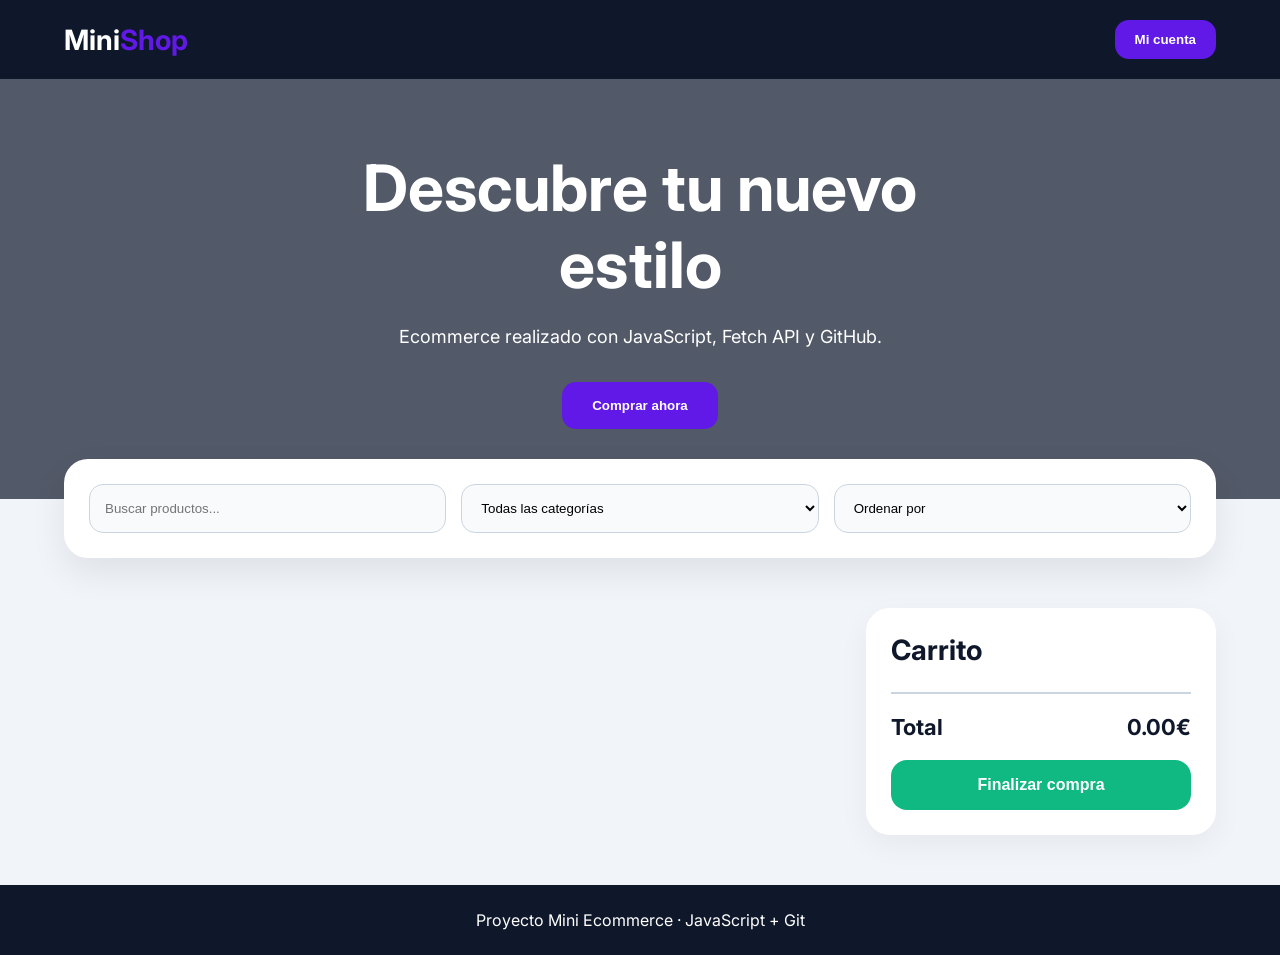
<file: index.html>
<!DOCTYPE html>
<html lang="es">
<head>
  <meta charset="UTF-8">
  <meta name="viewport" content="width=device-width, initial-scale=1.0">
  <title>Mini Ecommerce</title>
  
  <link rel="preconnect" href="https://fonts.googleapis.com">
  <link rel="preconnect" href="https://fonts.gstatic.com" crossorigin>
  <link href="https://fonts.googleapis.com/css2?family=Inter:wght@300;400;500;600;700&display=swap" rel="stylesheet">
  
  <link rel="stylesheet" href="style.css">
</head>
<body>

  <nav>
    <div class="nav-container">
      <div class="logo">
        Mini<span>Shop</span>
      </div>

     <div class="nav-actions">
        <div id="loggedOutActions">
          <button class="account-btn">
            Mi cuenta
          </button>
        </div>

        <div id="loggedInActions" style="display: none; align-items: center; gap: 15px;">
          <span id="navUsername" style="color: white; font-weight: 500;"></span>
          <a href="perfil.html">
            <button class="account-btn" style="background: var(--primary);">
              Ver Detalles
            </button>
          </a>
        </div>
      </div>
    </div>
  </nav>

  <section class="hero">
    <div class="hero-content">
      <h1>
        Descubre tu nuevo estilo
      </h1>
      <p>
        Ecommerce realizado con JavaScript, Fetch API y GitHub.
      </p>
      <button>
        Comprar ahora
      </button>
    </div>
  </section>

  <section class="controls">
    <div class="controls-box">
      <input type="text" id="searchInput" placeholder="Buscar productos...">

      <select id="categoryFilter">
        <option value="all">
          Todas las categorías
        </option>
      </select>

      <select id="sortSelect">
        <option value="default">
          Ordenar por
        </option>
        <option value="priceAsc">
          Precio ↑
        </option>
        <option value="priceDesc">
          Precio ↓
        </option>
        <option value="az">
          A-Z
        </option>
        <option value="za">
          Z-A
        </option>
      </select>
    </div>
  </section>

  <main class="main-layout">

    <section class="products-grid" id="productsContainer"></section>

    <aside class="cart-panel">
      <h2>
        Carrito
      </h2>

      <div id="cartContainer"></div>

      <div class="cart-total">
        <span>
          Total
        </span>
        <span id="cartTotal">
          0.00€
        </span>
      </div>
           <a href="carrito.html" style="color: white; text-decoration: none; width: 100%;">
      <button class="checkout-btn">Finalizar compra
      </button></a>
    </aside>
  </main>

  <div class="login-modal hidden" id="loginModal">
    <div class="login-box">
      <button class="close-login" id="closeLogin">
        ✕
      </button>

      <h2>
        Iniciar sesión
      </h2>
      <p>
        Accede a tu cuenta
      </p>

      <form id="loginForm">
        <input type="text" id="username" placeholder="Usuario" required>
        <input type="password" id="password" placeholder="Contraseña" required>
        <button type="submit">
          Entrar
        </button>
      </form>
    </div>
  </div>

  <footer>
    <p>
      Proyecto Mini Ecommerce · JavaScript + Git
    </p>
  </footer>

  <script src="main.js"></script>
</body>
</html>
</file>
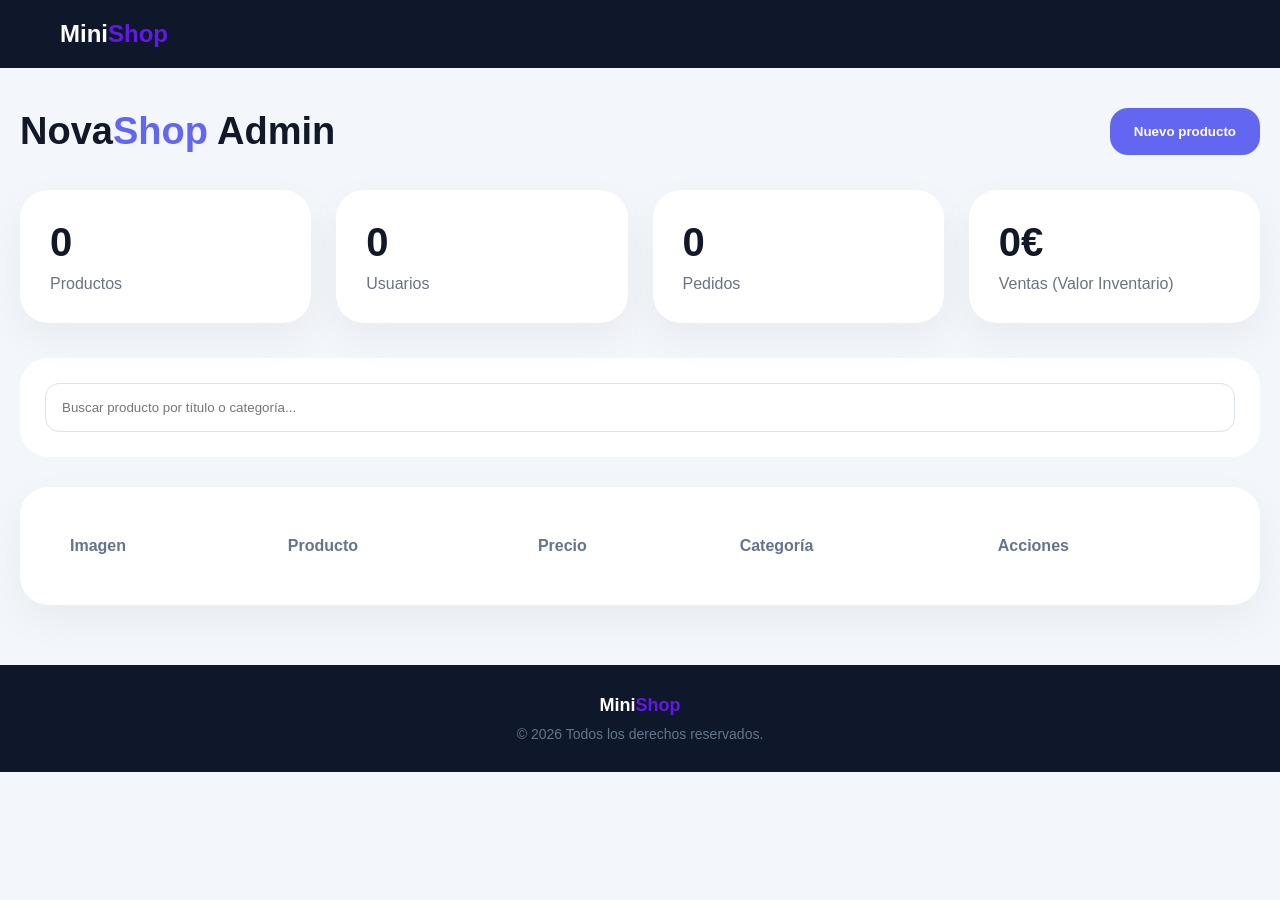
<file: admin.html>
<!DOCTYPE html>
<html lang="es">

<head>

<meta charset="UTF-8">

<meta
    name="viewport"
    content="width=device-width, initial-scale=1.0"
>

<title>
    Panel Administración
</title>

<style>

/* ===================================
   RESET
=================================== */

*{
    margin:0;
    padding:0;
    box-sizing:border-box;
}

body{
    font-family:Arial,sans-serif;
    background:#f3f6fb;
    color:#111827;
}

/* ===================================
   LAYOUT
=================================== */

.container{
    max-width:1500px;
    margin:40px auto;
    padding:0 20px;
}

/* ===================================
   HEADER
=================================== */

.header{
    display:flex;
    justify-content:space-between;
    align-items:center;
    margin-bottom:35px;
}

.logo{
    font-size:38px;
    font-weight:bold;
}

.logo span{
    color:#6366f1;
}

.add-btn{
    border:none;
    background:#6366f1;
    color:white;
    padding:16px 24px;
    border-radius:18px;
    font-weight:bold;
    cursor:pointer;
}

/* ===================================
   STATS
=================================== */

.stats{
    display:grid;
    grid-template-columns: repeat(4,1fr);
    gap:25px;
    margin-bottom:35px;
}

.stat-card{
    background:white;
    padding:30px;
    border-radius:28px;
    box-shadow: 0 15px 40px rgba(0,0,0,.05);
}

.stat-card h2{
    font-size:40px;
    margin-bottom:10px;
}

.stat-card p{
    color:#6b7280;
}

/* ===================================
   FILTERS
=================================== */

.filters{
    background:white;
    border-radius:28px;
    padding:25px;
    margin-bottom:30px;
    display:flex;
    gap:20px;
}

.filters input{
    flex:1;
    padding:16px;
    border-radius:14px;
    border:1px solid #dbe3ee;
}

/* ===================================
   TABLE
=================================== */

.table-container{
    background:white;
    border-radius:28px;
    padding:30px;
    box-shadow: 0 15px 40px rgba(0,0,0,.05);
}

table{
    width:100%;
    border-collapse:collapse;
}

th{
    text-align:left;
    padding:20px;
    color:#64748b;
}

td{
    padding:20px;
    border-top:1px solid #edf2f7;
    vertical-align: middle;
}

.product-image{
    width:70px;
    height:70px;
    object-fit:contain;
}

.actions{
    display:flex;
    gap:10px;
}

.edit-btn{
    border:none;
    background:#dbeafe;
    color:#1d4ed8;
    padding:10px 16px;
    border-radius:12px;
    cursor:pointer;
}

.delete-btn{
    border:none;
    background:#fee2e2;
    color:#dc2626;
    padding:10px 16px;
    border-radius:12px;
    cursor:pointer;
}

/* ===================================
   MODAL
=================================== */

.modal{
    position:fixed;
    inset:0;
    background:rgba(0,0,0,.5);
    display:none; 
    justify-content:center;
    align-items:center;
    z-index: 1000;
}

.modal.active {
    display: flex;
}

.modal-content{
    width:500px;
    background:white;
    border-radius:28px;
    padding:35px;
    position: relative;
}

.close-modal-btn {
    position: absolute;
    top: 20px;
    right: 25px;
    background: none;
    border: none;
    font-size: 22px;
    cursor: pointer;
    color: #6b7280;
}

.form-group{
    display:flex;
    flex-direction:column;
    gap:10px;
    margin-bottom:20px;
}

.form-group input{
    padding:16px;
    border-radius:14px;
    border:1px solid #dbe3ee;
}

.save-btn{
    width:100%;
    border:none;
    background:#10b981;
    color:white;
    padding:16px;
    border-radius:14px;
    font-weight:bold;
    cursor:pointer;
}

/* ===================================
   RESPONSIVE
=================================== */

@media(max-width:1100px){
    .stats{
        grid-template-columns:repeat(2,1fr);
    }
}

@media(max-width:700px){
    .stats{
        grid-template-columns:1fr;
    }
    .filters{
        flex-direction:column;
    }
}

</style>

</head>

<body>
<nav style="background: #0f172a; padding: 20px 0; position: sticky; top: 0; z-index: 100;">
  <div style="max-width: 1200px; margin: 0 auto; padding: 0 20px; display: flex; align-items: center;">
    <div style="font-size: 24px; font-weight: 700; color: white; cursor: pointer; font-family: 'Inter', sans-serif;" onclick="window.location.href='index.html'">
      Mini<span style="color: #6119e8;">Shop</span>
    </div>
  </div>
</nav>
<div class="container">

    <header class="header">
        <div class="logo">
            Nova<span>Shop</span> Admin
        </div>
        <button
            class="add-btn"
            id="addProductBtn"
        >
            Nuevo producto
        </button>
    </header>

    <section class="stats">
        <article class="stat-card">
            <h2 id="totalProducts">0</h2>
            <p>Productos</p>
        </article>

        <article class="stat-card">
            <h2 id="totalUsers">0</h2>
            <p>Usuarios</p>
        </article>

        <article class="stat-card">
            <h2 id="totalOrders">0</h2>
            <p>Pedidos</p>
        </article>

        <article class="stat-card">
            <h2 id="totalSales">0€</h2>
            <p>Ventas (Valor Inventario)</p>
        </article>
    </section>

    <section class="filters">
        <input
            type="text"
            id="searchInput"
            placeholder="Buscar producto por título o categoría..."
        >
    </section>

    <section class="table-container">
        <table>
            <thead>
                <tr>
                    <th>Imagen</th>
                    <th>Producto</th>
                    <th>Precio</th>
                    <th>Categoría</th>
                    <th>Acciones</th>
                </tr>
            </thead>
            <tbody id="productsTable">
                </tbody>
        </table>
    </section>

</div>

<div class="modal" id="modal">
    <div class="modal-content">
        <button class="close-modal-btn" id="closeModalBtn">&times;</button>
        <h2 id="modalTitle" style="margin-bottom: 20px;">Producto</h2>

        <form id="productForm">
            <div class="form-group">
                <label for="title">Título</label>
                <input type="text" id="title" required>
            </div>

            <div class="form-group">
                <label for="price">Precio</label>
                <input type="number" step="0.01" id="price" required>
            </div>

            <div class="form-group">
                <label for="category">Categoría</label>
                <input type="text" id="category" required>
            </div>

            <div class="form-group">
                <label for="image">URL de la Imagen</label>
                <input type="url" id="image" placeholder="https://ejemplo.com/imagen.jpg">
            </div>

            <button class="save-btn" type="submit">
                Guardar
            </button>
        </form>
    </div>
</div>
<footer style="background: #0f172a; color: white; padding: 30px 0; margin-top: 60px; text-align: center; width: 100%; clear: both; font-family: 'Inter', sans-serif;">
  <div style="max-width: 1200px; margin: 0 auto; padding: 0 20px;">
    <p style="font-size: 18px; font-weight: bold; margin-bottom: 10px; cursor: pointer; display: inline-block;" onclick="window.location.href='index.html'">
      Mini<span style="color: #6119e8;">Shop</span>
    </p>
    <p style="color: #64748b; font-size: 14px;">&copy; 2026 Todos los derechos reservados.</p>
  </div>
</footer>
<script>

let products = [];
let editingId = null;


async function getProducts() {
    try {
        const res = await fetch("https://fakestoreapi.com/products");
        if (!res.ok) throw new Error("Error fetching products");
        products = await res.json();
        
        renderProducts();
        renderStats();
    } catch (error) {
        console.error("Error en getProducts:", error);
    }
}

function renderProducts() {
    const tableBody = document.getElementById("productsTable");
    if (!tableBody) return;
    tableBody.innerHTML = "";

    const busqueda = document.getElementById("searchInput")?.value.toLowerCase().trim() || "";
    
    const filtrados = products.filter(p => 
        p.title.toLowerCase().includes(busqueda) || 
        p.category.toLowerCase().includes(busqueda)
    );

    if (filtrados.length === 0) {
        tableBody.innerHTML = `<tr><td colspan="5" style="text-align: center; padding: 20px; color: #6b7280;">No se encontraron productos</td></tr>`;
        return;
    }

    filtrados.forEach(prod => {
        const tr = document.createElement("tr");
        tr.innerHTML = `
            <td>
                <img src="${prod.image}" alt="${prod.title}" class="product-image">
            </td>
            <td style="max-width: 400px; font-weight: bold;">${prod.title}</td>
            <td style="font-weight: bold; color: #111827;">${prod.price.toFixed(2)}€</td>
            <td><span style="background: #e0e7ff; color: #4f46e5; padding: 6px 12px; border-radius: 20px; font-size: 13px;">${prod.category}</span></td>
            <td>
                <div class="actions">
                    <button class="edit-btn" onclick="editProduct(${prod.id})">✏️ Editar</button>
                    <button class="delete-btn" onclick="deleteProduct(${prod.id})">🗑️ Eliminar</button>
                </div>
            </td>
        `;
        tableBody.appendChild(tr);
    });
}


function openModal() {
    const modalElement = document.getElementById("modal");
    if (modalElement) modalElement.classList.add("active");
}

function closeModal() {
    const modalElement = document.getElementById("modal");
    const form = document.getElementById("productForm");
    if (modalElement) modalElement.classList.remove("active");
    if (form) form.reset();
    editingId = null;
}

function createProduct() {
    const nuevoProducto = {
        id: products.length > 0 ? Math.max(...products.map(p => p.id)) + 1 : 1,
        title: document.getElementById("title").value,
        price: parseFloat(document.getElementById("price").value),
        image: document.getElementById("image").value || "https://images.unsplash.com/photo-1531403009284-440f080d1e12?w=500",
        category: document.getElementById("category").value
    };
    
    products.unshift(nuevoProducto);
    alert("¡Producto creado localmente con éxito!");
}

function editProduct(id) {
    const prod = products.find(p => p.id === id);
    if (!prod) return;

    editingId = id;
    
    const modalTitle = document.getElementById("modalTitle");
    if (modalTitle) modalTitle.textContent = "Editar Producto";

    document.getElementById("title").value = prod.title;
    document.getElementById("price").value = prod.price;
    document.getElementById("category").value = prod.category;
    document.getElementById("image").value = prod.image || "";

    openModal();
}

function updateProduct() {
    const index = products.findIndex(p => p.id === editingId);
    if (index !== -1) {
        products[index].title = document.getElementById("title").value;
        products[index].price = parseFloat(document.getElementById("price").value);
        products[index].category = document.getElementById("category").value;
        products[index].image = document.getElementById("image").value || "https://images.unsplash.com/photo-1531403009284-440f080d1e12?w=500";
        alert("¡Producto actualizado localmente con éxito!");
    }
}

function deleteProduct(id) {
    if (confirm("¿Seguro que deseas eliminar este producto permanentemente?")) {
        products = products.filter(p => p.id !== id);
        renderProducts();
        renderStats();
    }
}

// ===================================
// FILTROS 
// ===================================
function searchProducts() {
    renderProducts();
}

// ===================================
// ESTADÍSTICAS 
// ===================================
function renderStats() {
    const totalProductsEl = document.getElementById("totalProducts");
    if (totalProductsEl) totalProductsEl.textContent = products.length;

    const totalUsersEl = document.getElementById("totalUsers");
    if (totalUsersEl) totalUsersEl.textContent = "32"; 

    const totalOrdersEl = document.getElementById("totalOrders");
    if (totalOrdersEl) totalOrdersEl.textContent = "14";

    const totalSalesEl = document.getElementById("totalSales");
    if (totalSalesEl) {
        const inventarioTotal = products.reduce((sum, p) => sum + p.price, 0);
        totalSalesEl.textContent = `${inventarioTotal.toFixed(2)}€`;
    }
}

// ===================================
// EVENTOS 
// ===================================
function initEvents() {
    const inputSearch = document.getElementById("searchInput");
    if (inputSearch) inputSearch.addEventListener("input", searchProducts);

    const closeBtn = document.getElementById("closeModalBtn");
    if (closeBtn) closeBtn.addEventListener("click", closeModal);

    const modalElement = document.getElementById("modal");
    if (modalElement) {
        modalElement.addEventListener("click", (e) => {
            if (e.target === modalElement) closeModal();
        });
    }

    const addBtn = document.getElementById("addProductBtn");
    if (addBtn) {
        addBtn.addEventListener("click", () => {
            const modalTitle = document.getElementById("modalTitle");
            if (modalTitle) modalTitle.textContent = "Añadir Producto";
            openModal();
        });
    }

    const form = document.getElementById("productForm");
    if (form) {
        form.addEventListener("submit", (e) => {
            e.preventDefault();
            
            if (editingId !== null) {
                updateProduct();
            } else {
                createProduct();
            }
            
            renderProducts();
            renderStats();
            closeModal();
        });
    }
}

// ===================================
// INIT 
// ===================================
function init() {
    getProducts();
    initEvents();
}

init();
</script>
</body>
</html>
</file>
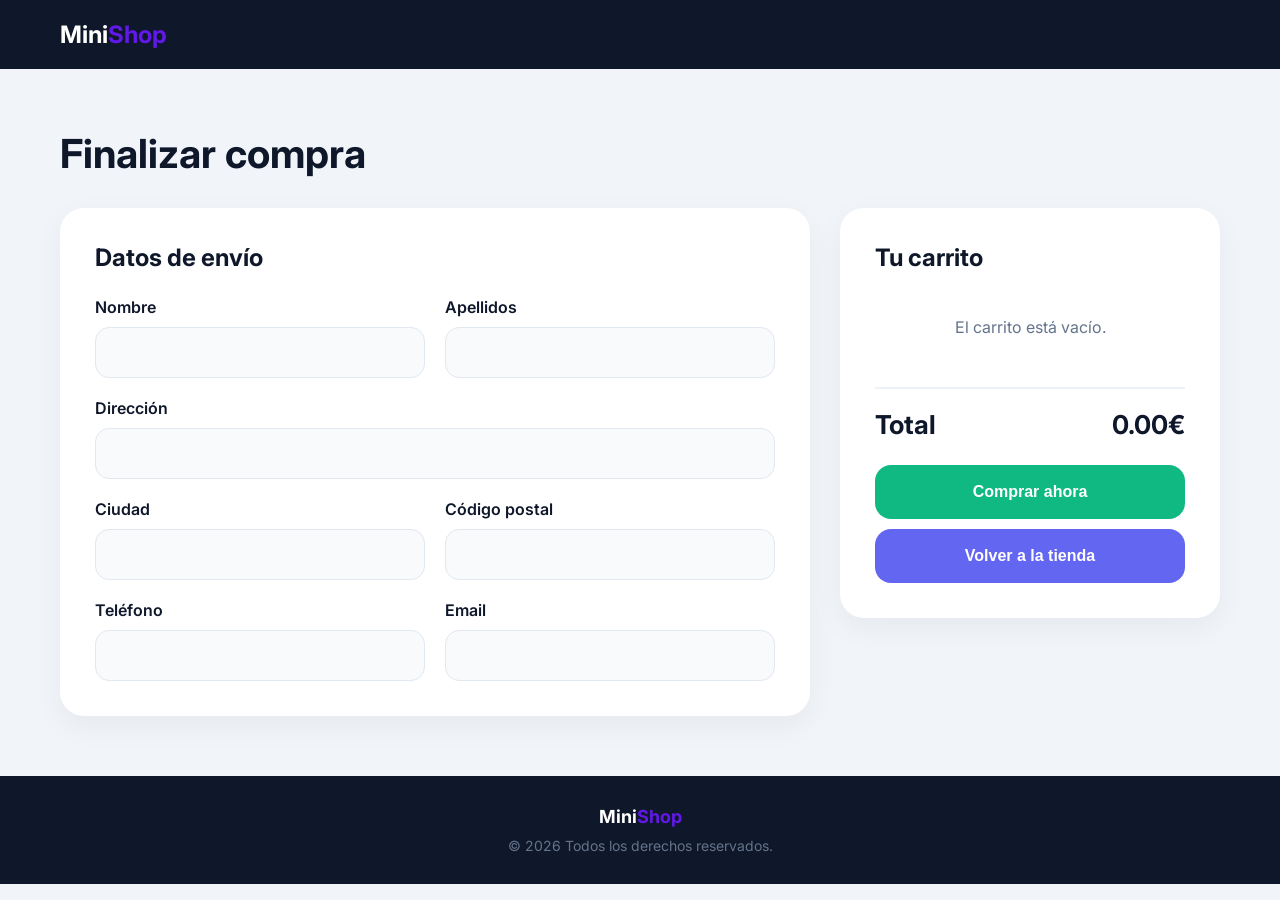
<file: carrito.html>
<!DOCTYPE html>
<html lang="es">
<head>
<meta charset="UTF-8" />
<meta name="viewport" content="width=device-width, initial-scale=1.0"/>

<title>Checkout UI</title>

<link href="https://fonts.googleapis.com/css2?family=Inter:wght@300;400;500;600;700&display=swap" rel="stylesheet">

<style>

:root{
  --primary:#6366f1;
  --success:#10b981;
  --bg:#f1f5f9;
  --text:#0f172a;
  --muted:#64748b;
  --border:#e2e8f0;
}

*{
  margin:0;
  padding:0;
  box-sizing:border-box;
}

body{
  font-family:'Inter',sans-serif;
  background:var(--bg);
  color:var(--text);
}

.container{
  max-width:1200px;
  margin:60px auto;
  padding:0 20px;
}

.checkout-layout{
  display:grid;
  grid-template-columns:1fr 380px;
  gap:30px;
}

.card{
  background:white;
  border-radius:24px;
  padding:35px;
  box-shadow:0 10px 30px rgba(0,0,0,0.05);
}

h1{
  font-size:40px;
  margin-bottom:30px;
}

h2{
  font-size:24px;
  margin-bottom:25px;
}

.form-grid{
  display:grid;
  grid-template-columns:1fr 1fr;
  gap:20px;
}

.input-group{
  display:flex;
  flex-direction:column;
  gap:10px;
}

.input-group.full{
  grid-column:1/3;
}

label{
  font-weight:600;
}

input{
  padding:16px;
  border-radius:14px;
  border:1px solid var(--border);
  background:#f8fafc;
  font-size:15px;
  outline:none;
}

input:focus{
  border-color:var(--primary);
}

.cart-item{
  display:flex;
  gap:15px;
  padding:20px 0;
  border-bottom:1px solid #edf2f7;
}

.cart-item img{
  width:80px;
  height:80px;
  object-fit:contain;
  background:white;
  border-radius:12px;
  padding:10px;
  border:1px solid #e2e8f0;
}

.cart-item-info{
  flex:1;
}

.cart-item-title{
  font-weight:600;
  margin-bottom:10px;
  line-height:1.4;
}

.cart-item-price{
  color:var(--muted);
}

.summary{
  position:sticky;
  top:30px;
  height:fit-content;
}

.total{
  display:flex;
  justify-content:space-between;
  align-items:center;
  margin-top:30px;
  padding-top:20px;
  border-top:2px solid #edf2f7;
  font-size:26px;
  font-weight:700;
}

.buy-btn{
  width:100%;
  margin-top:25px;
  border:none;
  background:var(--success);
  color:white;
  padding:18px;
  border-radius:16px;
  font-size:16px;
  font-weight:600;
  cursor:pointer;
  transition:0.3s;
}

.buy-btn:hover{
  opacity:0.9;
}

@media(max-width:950px){

  .checkout-layout{
    grid-template-columns:1fr;
  }

  .summary{
    position:relative;
    top:0;
  }

}

@media(max-width:700px){

  .form-grid{
    grid-template-columns:1fr;
  }

  .input-group.full{
    grid-column:auto;
  }

}

</style>
</head>

<body>
<nav style="background: #0f172a; padding: 20px 0; position: sticky; top: 0; z-index: 100;">
  <div style="max-width: 1200px; margin: 0 auto; padding: 0 20px; display: flex; align-items: center;">
    <div style="font-size: 24px; font-weight: 700; color: white; cursor: pointer; font-family: 'Inter', sans-serif;" onclick="window.location.href='index.html'">
      Mini<span style="color: #6119e8;">Shop</span>
    </div>
  </div>
</nav>
<div class="container">

  <h1>Finalizar compra</h1>

  <div class="checkout-layout">

    <section class="card">
      <h2>Datos de envío</h2>
     <form id="checkoutForm">
        <div class="form-grid">
          <div class="input-group">
            <label>Nombre</label>
            <input type="text" required>
          </div>
          <div class="input-group">
            <label>Apellidos</label>
            <input type="text" required>
          </div>
          <div class="input-group full">
            <label>Dirección</label>
            <input type="text" required>
          </div>
          <div class="input-group">
            <label>Ciudad</label>
            <input type="text" required>
          </div>
          <div class="input-group">
            <label>Código postal</label>
            <input type="text" pattern="[0-9]+" title="Por favor, introduce solo números" required>
          </div>
          <div class="input-group">
            <label>Teléfono</label>
            <input type="text" pattern="[0-9]+" title="Por favor, introduce solo números" required>
          </div>
          <div class="input-group">
            <label>Email</label>
            <input type="email" required>
          </div>
        </div>
      </form>
    </section>

    <aside class="card summary">
      <h2>Tu carrito</h2>
      
      <div id="cartContainer"></div>

      <div class="total">
        <span>Total</span>
        <span id="cartTotal">0.00€</span>
      </div>

      <button class="buy-btn" id="buyBtn">
        Comprar ahora
      </button>

      <button class="buy-btn" id="checkoutBtn" style="background: var(--primary); margin-top: 10px;">
        Volver a la tienda
      </button>
    </aside>

  </div>
</div>

<div id="successModal" style="display: none; position: fixed; inset: 0; background: rgba(15, 23, 42, 0.6); justify-content: center; align-items: center; z-index: 999;">
  <div style="background: white; padding: 40px; border-radius: 24px; text-align: center; max-width: 400px; width: 90%; box-shadow: 0 25px 50px -12px rgba(0,0,0,0.25);">
    <div style="font-size: 50px; margin-bottom: 15px;">🎉</div>
    <h2 style="margin-bottom: 10px; color: var(--text);">¡Compra realizada!</h2>
    <p id="successMessage" style="color: var(--muted); margin-bottom: 25px; line-height: 1.5;">Tu pedido ha sido procesado con éxito.</p>
    <button id="closeModalBtn" style="border: none; background: var(--success); color: white; padding: 12px 25px; border-radius: 12px; font-weight: 600; cursor: pointer; width: 100%;">
      Aceptar
    </button>
  </div>
</div>
<footer style="background: #0f172a; color: white; padding: 30px 0; margin-top: 60px; text-align: center; width: 100%; clear: both; font-family: 'Inter', sans-serif;">
  <div style="max-width: 1200px; margin: 0 auto; padding: 0 20px;">
    <p style="font-size: 18px; font-weight: bold; margin-bottom: 10px; cursor: pointer; display: inline-block;" onclick="window.location.href='index.html'">
      Mini<span style="color: #6119e8;">Shop</span>
    </p>
    <p style="color: #64748b; font-size: 14px;">&copy; 2026 Todos los derechos reservados.</p>
  </div>
</footer>
<script src="carrito.js"></script>
</body>
</html>
</file>
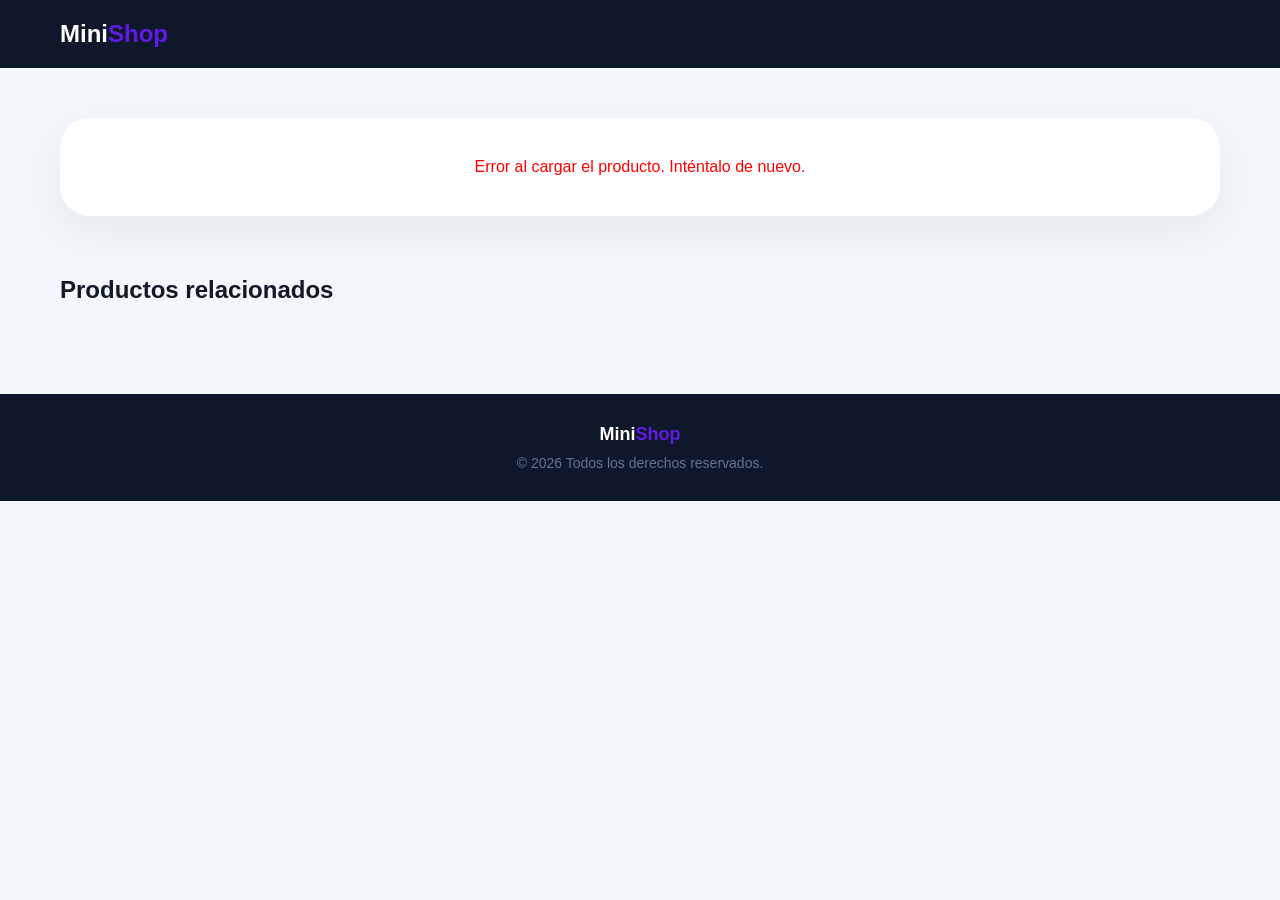
<file: detalle.html>
<!DOCTYPE html>
<html lang="es">
<head>
    <meta charset="UTF-8">
    <meta name="viewport" content="width=device-width, initial-scale=1.0">
    <title>Detalle del Producto</title>
    <style>
        * {
            margin: 0;
            padding: 0;
            box-sizing: border-box;
        }

        body {
            font-family: Arial, sans-serif;
            background: #f3f6fb;
            color: #111827;
        }

        .container {
            max-width: 1200px;
            margin: 50px auto;
            padding: 0 20px;
        }

        /* PRODUCT DETAIL CORRECTIONS */
        .product-detail {
            display: grid;
            grid-template-columns: 1fr 1fr;
            gap: 50px;
            background: white;
            padding: 40px;
            border-radius: 30px;
            box-shadow: 0 15px 40px rgba(0,0,0,.06);
            margin-bottom: 50px;
        }

        .product-image-wrap {
            display: flex;
            align-items: center;
            justify-content: center;
            background: #f9fafb;
            border-radius: 20px;
            padding: 30px;
            height: 450px;
        }

        .product-image-wrap img {
            max-height: 100%;
            max-width: 100%;
            object-fit: contain;
        }

        .product-info {
            display: flex;
            flex-direction: column;
            justify-content: center;
        }

        .product-category {
            font-size: 14px;
            text-transform: uppercase;
            color: #6366f1;
            font-weight: bold;
            margin-bottom: 10px;
            letter-spacing: 1px;
        }

        .product-title {
            font-size: 32px;
            font-weight: bold;
            margin-bottom: 20px;
            line-height: 1.2;
        }

        .product-price {
            font-size: 28px;
            font-weight: bold;
            color: #111827;
            margin-bottom: 25px;
        }

        .product-description {
            font-size: 16px;
            color: #4b5563;
            line-height: 1.6;
            margin-bottom: 35px;
        }

        .actions-btn {
            display: flex;
            gap: 20px;
        }

        .btn {
            padding: 16px 35px;
            font-size: 16px;
            font-weight: 600;
            border-radius: 15px;
            cursor: pointer;
            transition: .2s;
            border: none;
        }

        .btn-primary {
            background: #6366f1;
            color: white;
            flex: 1;
        }

        .btn-primary:hover {
            background: #4f46e5;
        }

        .btn-secondary {
            background: white;
            border: 2px solid #e5e7eb;
            color: #4b5563;
        }

        .btn-secondary:hover {
            border-color: #6366f1;
            color: #6366f1;
        }

        /* RELATED PRODUCTS */
        .related-section {
            margin-top: 60px;
        }

        .section-title {
            font-size: 24px;
            font-weight: bold;
            margin-bottom: 30px;
        }

        .products-grid {
            display: grid;
            grid-template-columns: repeat(4, 1fr);
            gap: 25px;
        }

        .product-card {
            background: white;
            border-radius: 20px;
            padding: 20px;
            box-shadow: 0 10px 25px rgba(0,0,0,.03);
            text-align: center;
            display: flex;
            flex-direction: column;
            justify-content: space-between;
            cursor: pointer;
            transition: transform 0.2s;
        }

        .product-card:hover {
            transform: translateY(-5px);
        }

        .card-img-wrap {
            height: 150px;
            display: flex;
            align-items: center;
            justify-content: center;
            margin-bottom: 15px;
            background: #f9fafb;
            border-radius: 15px;
            padding: 10px;
        }

        .card-img-wrap img {
            max-height: 100%;
            max-width: 100%;
            object-fit: contain;
        }

        .card-title {
            font-size: 14px;
            font-weight: 600;
            color: #1f2937;
            margin-bottom: 10px;
            display: -webkit-box;
            -webkit-line-clamp: 2;
            -webkit-box-orient: vertical;
            overflow: hidden;
            height: 40px;
        }

        .card-price {
            font-size: 16px;
            font-weight: bold;
            color: #111827;
        }
    </style>
</head>
<body>
<nav style="background: #0f172a; padding: 20px 0; position: sticky; top: 0; z-index: 100;">
  <div style="max-width: 1200px; margin: 0 auto; padding: 0 20px; display: flex; align-items: center;">
    <div style="font-size: 24px; font-weight: 700; color: white; cursor: pointer; font-family: 'Inter', sans-serif;" onclick="window.location.href='index.html'">
      Mini<span style="color: #6119e8;">Shop</span>
    </div>
  </div>
</nav>
    <div class="container">
        <main class="product-detail" id="productDetailContainer">
            <p style="text-align: center; grid-column: 1/-1;">Cargando detalles del producto...</p>
        </main>

        <section class="related-section">
            <h2 class="section-title">Productos relacionados</h2>
            <div class="products-grid" id="relatedProductsContainer">
                </div>
        </section>
    </div>
<footer style="background: #0f172a; color: white; padding: 30px 0; margin-top: 60px; text-align: center; width: 100%; clear: both; font-family: 'Inter', sans-serif;">
  <div style="max-width: 1200px; margin: 0 auto; padding: 0 20px;">
    <p style="font-size: 18px; font-weight: bold; margin-bottom: 10px; cursor: pointer; display: inline-block;" onclick="window.location.href='index.html'">
      Mini<span style="color: #6119e8;">Shop</span>
    </p>
    <p style="color: #64748b; font-size: 14px;">&copy; 2026 Todos los derechos reservados.</p>
  </div>
</footer>
    <script>

        function getProductId() {
        
            return localStorage.getItem("selectedProductId") || "1";
        }

        async function getProduct(id) {
            try {
                const res = await fetch(`https://fakestoreapi.com/products/${id}`);
                if (!res.ok) throw new Error("No se pudo obtener el producto");
                return await res.json();
            } catch (error) {
                console.error("Error en getProduct:", error);
                return null;
            }
        }

        function renderProduct(product) {
            const contenedor = document.getElementById("productDetailContainer");
            if (!contenedor || !product) return;

            contenedor.innerHTML = `
                <div class="product-image-wrap">
                    <img src="${product.image}" alt="${product.title}">
                </div>
                <div class="product-info">
                    <p class="product-category">${product.category}</p>
                    <h1 class="product-title">${product.title}</h1>
                    <p class="product-price">${product.price} €</p>
                    <p class="product-description">${product.description}</p>
                    <div class="actions-btn">
                        <button class="btn btn-primary" id="btnAddToCart">Añadir al carrito</button>
                        <button class="btn btn-secondary" id="btnAddToFav">❤️ Favorito</button>
                    </div>
                </div>
            `;

            document.getElementById("btnAddToCart").addEventListener("click", () => {
                alert(`"${product.title}" se ha añadido al carrito.`);
            });

            document.getElementById("btnAddToFav").addEventListener("click", () => {
                alert(`"${product.title}" se ha guardado en tus favoritos.`);
            });
        }

        async function getRelatedProducts(category) {
            try {
                const res = await fetch(`https://fakestoreapi.com/products/category/${category}`);
                if (!res.ok) throw new Error("No se pudieron cargar los productos relacionados");
                return await res.json();
            } catch (error) {
                console.error("Error en getRelatedProducts:", error);
                return [];
            }
        }

        function renderRelatedProducts(products, currentProductId) {
            const contenedor = document.getElementById("relatedProductsContainer");
            if (!contenedor) return;

            contenedor.innerHTML = "";

            const relacionadosFiltrados = products
                .filter(p => p.id !== parseInt(currentProductId))
                .slice(0, 4);

            if (relacionadosFiltrados.length === 0) {
                contenedor.innerHTML = `<p style="grid-column: 1/-1; color: #6b7280;">No hay más productos en esta categoría.</p>`;
                return;
            }

            relacionadosFiltrados.forEach(prod => {
                const card = document.createElement("article");
                card.classList.add("product-card");
                
                card.innerHTML = `
                    <div class="card-img-wrap">
                        <img src="${prod.image}" alt="${prod.title}">
                    </div>
                    <h3 class="card-title" title="${prod.title}">${prod.title}</h3>
                    <p class="card-price">${prod.price} €</p>
                `;

                card.addEventListener("click", () => {
                    localStorage.setItem("selectedProductId", prod.id);
                    window.location.reload();
                });

                contenedor.appendChild(card);
            });
        }

    
        async function init() {
            const idProducto = getProductId();

            const producto = await getProduct(idProducto);

            if (producto) {
                renderProduct(producto);

                const productosRelacionados = await getRelatedProducts(producto.category);

                renderRelatedProducts(productosRelacionados, idProducto);
            } else {
                document.getElementById("productDetailContainer").innerHTML = 
                    `<p style="text-align: center; grid-column: 1/-1; color: red;">Error al cargar el producto. Inténtalo de nuevo.</p>`;
            }
        }

  
        init();
    </script>
</body>
</html>
</file>
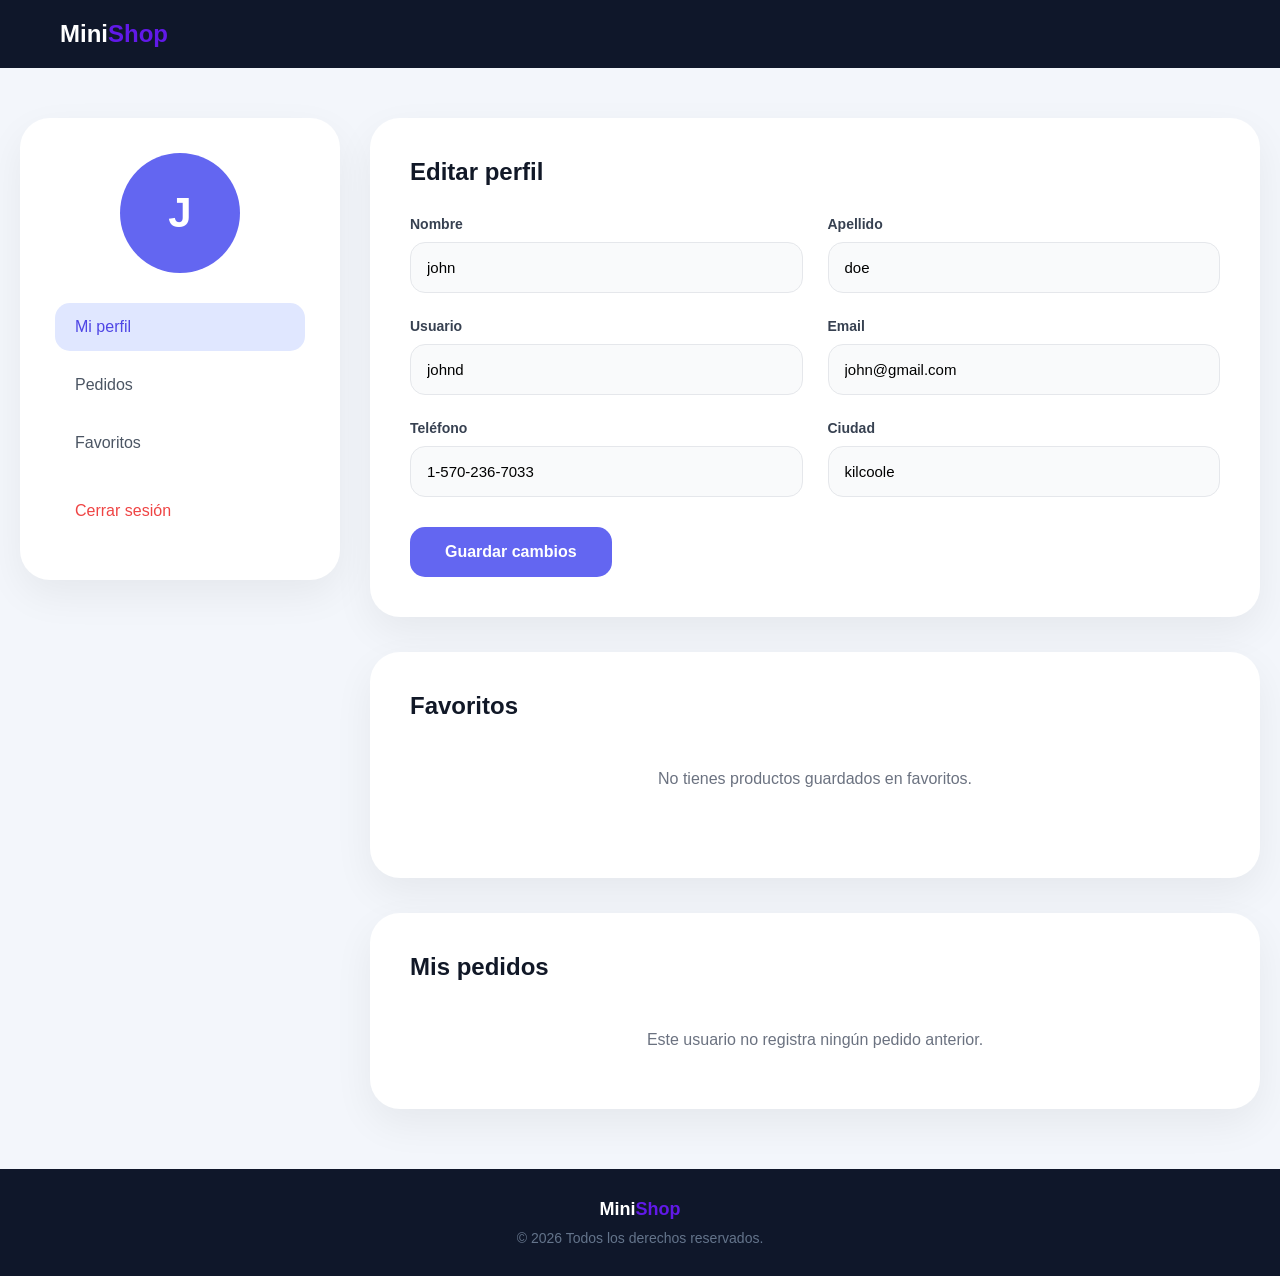
<file: perfil.html>
<!DOCTYPE html>
<html lang="es">

<head>

    <meta charset="UTF-8">

    <meta
        name="viewport"
        content="width=device-width, initial-scale=1.0"
    >

    <title>
        Mi Perfil
    </title>

    <style>

        *{
            margin:0;
            padding:0;
            box-sizing:border-box;
        }

        body{
            font-family:Arial,sans-serif;
            background:#f3f6fb;
            color:#111827;
        }

        .container{
            max-width:1400px;
            margin:50px auto;
            padding:0 20px;
        }

        .profile-layout{
            display:grid;
            grid-template-columns:320px 1fr;
            gap:30px;
        }

        /* SIDEBAR */

        .sidebar{
            background:white;
            border-radius:30px;
            padding:35px;
            height:fit-content;
            box-shadow:0 15px 40px rgba(0,0,0,.06);
        }

        .avatar{
            width:120px;
            height:120px;
            background:#6366f1;
            color:white;
            font-size:42px;
            font-weight:bold;
            border-radius:50%;
            display:flex;
            align-items:center;
            justify-content:center;
            margin:0 auto 20px;
        }

        .username{
            text-align:center;
            font-size:22px;
            font-weight:bold;
            margin-bottom:5px;
        }

        .email{
            text-align:center;
            color:#6b7280;
            font-size:14px;
            margin-bottom:30px;
        }

        .menu-btn{
            width:100%;
            padding:15px 20px;
            background:none;
            border:none;
            text-align:left;
            font-size:16px;
            font-weight:500;
            color:#4b5563;
            cursor:pointer;
            border-radius:15px;
            margin-bottom:10px;
            display:flex;
            align-items:center;
            gap:15px;
            transition:.2s;
        }

        .menu-btn.active, .menu-btn:hover{
            background:#e0e7ff;
            color:#4f46e5;
        }

        .menu-btn.logout-btn{
            color:#ef4444;
            margin-top:20px;
        }

        .menu-btn.logout-btn:hover{
            background:#fee2e2;
        }

        /* CONTENT */

        .content-area{
            display:flex;
            flex-direction:column;
            gap:35px;
        }

        .card{
            background:white;
            border-radius:30px;
            padding:40px;
            box-shadow:0 15px 40px rgba(0,0,0,.06);
        }

        .card-title{
            font-size:24px;
            font-weight:bold;
            margin-bottom:30px;
        }

        /* FORM */

        .profile-form .form-grid{
            display:grid;
            grid-template-columns:1fr 1fr;
            gap:25px;
            margin-bottom:30px;
        }

        .form-group{
            display:flex;
            flex-direction:column;
            gap:10px;
        }

        .form-group label{
            font-size:14px;
            font-weight:600;
            color:#374151;
        }

        .form-group input{
            padding:16px;
            border:1px solid #e5e7eb;
            border-radius:15px;
            background:#f9fafb;
            font-size:15px;
            outline:none;
            transition:.2s;
        }

        .form-group input:focus{
            border-color:#6366f1;
            background:white;
        }

        .save-btn{
            background:#6366f1;
            color:white;
            border:none;
            padding:16px 35px;
            font-size:16px;
            font-weight:600;
            border-radius:15px;
            cursor:pointer;
            transition:.2s;
        }

        .save-btn:hover{
            background:#4f46e5;
        }

        /* FAVORITES GRID */

        .favorites-grid{
            display:grid;
            grid-template-columns:repeat(4,1fr);
            gap:25px;
            margin-bottom:30px;
        }

        .fav-card{
            border:1px solid #f3f4f6;
            border-radius:20px;
            padding:20px;
            text-align:center;
            display:flex;
            flex-direction:column;
            justify-content:space-between;
        }

        .fav-img-wrap{
            height:140px;
            display:flex;
            align-items:center;
            justify-content:center;
            margin-bottom:15px;
        }

        .fav-img-wrap img{
            max-height:100%;
            max-width:100%;
            object-fit:contain;
        }

        .fav-title{
            font-size:14px;
            font-weight:600;
            color:#1f2937;
            margin-bottom:10px;
            display:-webkit-box;
            -webkit-line-clamp:2;
            -webkit-box-orient:vertical;
            overflow:hidden;
            height:40px;
        }

        .fav-price{
            font-size:16px;
            font-weight:bold;
            color:#111827;
        }

        .load-more-btn{
            background:white;
            border:2px solid #e5e7eb;
            color:#4b5563;
            padding:14px 30px;
            font-size:15px;
            font-weight:600;
            border-radius:15px;
            cursor:pointer;
            display:block;
            margin:0 auto;
            transition:.2s;
        }

        .load-more-btn:hover{
            border-color:#6366f1;
            color:#6366f1;
        }

        /* ORDERS */

        .orders-list{
            display:flex;
            flex-direction:column;
            gap:20px;
        }

        .order-card{
            border:1px solid #e5e7eb;
            border-radius:20px;
            padding:25px;
        }

        .order-header{
            display:flex;
            justify-content:space-between;
            align-items:center;
            border-bottom:1px solid #f3f4f6;
            padding-bottom:15px;
            margin-bottom:15px;
        }

        .order-id{
            font-size:16px;
            font-weight:bold;
        }

        .order-date{
            font-size:13px;
            color:#6b7280;
            margin-top:4px;
        }

        .status-badge{
            background:#d1fae5;
            color:#065f46;
            padding:6px 14px;
            border-radius:10px;
            font-size:13px;
            font-weight:600;
        }

        .order-items{
            display:flex;
            flex-direction:column;
            gap:10px;
        }

        .order-item-row{
            display:flex;
            justify-content:space-between;
            font-size:14px;
            color:#4b5563;
        }

    </style>

</head>

<body>
<nav style="background: #0f172a; padding: 20px 0; position: sticky; top: 0; z-index: 100;">
  <div style="max-width: 1200px; margin: 0 auto; padding: 0 20px; display: flex; align-items: center;">
    <div style="font-size: 24px; font-weight: 700; color: white; cursor: pointer; font-family: 'Inter', sans-serif;" onclick="window.location.href='index.html'">
      Mini<span style="color: #6119e8;">Shop</span>
    </div>
  </div>
</nav>
    <div class="container">

        <div class="profile-layout">

            <aside class="sidebar">

                <div class="avatar">J</div>

                <h2 class="username" id="sidebar-username"></h2>

                <p class="email" id="sidebar-email"></p>

                <nav>

                    <button class="menu-btn active">

                        Mi perfil

                    </button>

                    <button class="menu-btn">

                        Pedidos

                    </button>

                    <button class="menu-btn">

                        Favoritos

                    </button>

                    <button class="menu-btn logout-btn" id="logoutBtn">

                        Cerrar sesión

                    </button>

                </nav>

            </aside>


            <main class="content-area">

                <section class="card" id="seccion-perfil">

                    <h2 class="card-title">Editar perfil</h2>

                    <form class="profile-form" id="profileForm">

                        <div class="form-grid">

                            <div class="form-group">

                                <label>Nombre</label>

                                <input type="text" id="firstName" value="john">

                            </div>

                            <div class="form-group">

                                <label>Apellido</label>

                                <input type="text" id="lastName" value="doe">

                            </div>

                            <div class="form-group">

                                <label>Usuario</label>

                                <input type="text" id="inputUsername" value="johnd">

                            </div>

                            <div class="form-group">

                                <label>Email</label>

                                <input type="email" id="inputEmail" value="john@gmail.com">

                            </div>

                            <div class="form-group">

                                <label>Teléfono</label>

                                <input type="text" id="phone" value="1-570-236-7033">

                            </div>

                            <div class="form-group">

                                <label>Ciudad</label>

                                <input type="text" id="city" value="kilcoole">

                            </div>

                        </div>

                        <button type="submit" class="save-btn">

                            Guardar cambios

                        </button>

                    </form>

                </section>


                <section class="card" id="seccion-favoritos">

                    <h2 class="card-title">Favoritos</h2>

                    <div class="favorites-grid" id="favoritesContainer">

                        </div>

                    <button class="load-more-btn" id="loadMoreBtn">

                        Cargar más

                    </button>

                </section>


                <section class="card" id="seccion-pedidos">

                    <h2 class="card-title">Mis pedidos</h2>

                    <div class="orders-list" id="ordersContainer">

                        </div>

                </section>

            </main>

        </div>

    </div>

<footer style="background: #0f172a; color: white; padding: 30px 0; margin-top: 60px; text-align: center; width: 100%; clear: both; font-family: 'Inter', sans-serif;">
  <div style="max-width: 1200px; margin: 0 auto; padding: 0 20px;">
    <p style="font-size: 18px; font-weight: bold; margin-bottom: 10px; cursor: pointer; display: inline-block;" onclick="window.location.href='index.html'">
      Mini<span style="color: #6119e8;">Shop</span>
    </p>
    <p style="color: #64748b; font-size: 14px;">&copy; 2026 Todos los derechos reservados.</p>
  </div>
</footer>
<script>
        let favoritosVisibles = 4;


        async function getUser(){
           
            const loggedUsername = localStorage.getItem("activeUser") || "mor_2314"; 

            try {
                const response = await fetch("https://fakestoreapi.com/users");
                if (!response.ok) throw new Error("No se pudieron cargar los usuarios de la API");
                
                const users = await response.json();

                const usuarioEncontrado = users.find(u => u.username === loggedUsername);

                if (usuarioEncontrado) {
                    document.getElementById("firstName").value = usuarioEncontrado.name.firstname;
                    document.getElementById("lastName").value = usuarioEncontrado.name.lastname;
                    document.getElementById("inputUsername").value = usuarioEncontrado.username;
                    document.getElementById("inputEmail").value = usuarioEncontrado.email;
                    document.getElementById("phone").value = usuarioEncontrado.phone;
                    document.getElementById("city").value = usuarioEncontrado.address.city;

                    document.getElementById("sidebar-username").textContent = usuarioEncontrado.username;
                    document.getElementById("sidebar-email").textContent = usuarioEncontrado.email;
                    
                    document.querySelector(".avatar").textContent = usuarioEncontrado.name.firstname.charAt(0).toUpperCase();
                } else {
                    console.warn("El usuario logueado no se encontró en la API. Usando datos locales.");
                    document.getElementById("sidebar-username").textContent = loggedUsername;
                }
            } catch (error) {
                console.error("Error al conectar con la FakeStore API:", error);
            }
        }


        // ==================================
        // FAVORITOS
        // ==================================

        async function getFavorites(){
            const loggedUsername = localStorage.getItem("activeUser") || "mor_2314";
            
            const clavePersonalizada = `favoritos_${loggedUsername}`;

            const lista = JSON.parse(localStorage.getItem(clavePersonalizada)) || [];
            return lista;
        }

        function renderFavorites(favoritosArray){
            const contenedor = document.getElementById("favoritesContainer");
            if (!contenedor) return;

            contenedor.innerHTML = "";

            if (!favoritosArray || favoritosArray.length === 0) {
                contenedor.innerHTML = `<p style="grid-column: 1 / -1; text-align: center; color: #6b7280; padding: 20px;">No tienes productos guardados en tus favoritos personalizados.</p>`;
                document.getElementById("loadMoreBtn").style.display = "none";
                return;
            }

            const visibles = favoritosArray.slice(0, favoritosVisibles);

            visibles.forEach(producto => {
                const card = document.createElement("div");
                card.classList.add("fav-card");

                card.innerHTML = `
                    <div class="fav-img-wrap">
                        <img src="${producto.image || producto.imagen}" alt="${producto.title || producto.nombre}">
                    </div>
                    <h3 class="fav-title" title="${producto.title || producto.nombre}">${producto.title || producto.nombre}</h3>
                    <p class="fav-price">${producto.price || producto.precio}€</p>
                `;
                contenedor.appendChild(card);
            });

            if (favoritosArray.length <= favoritosVisibles) {
                document.getElementById("loadMoreBtn").style.display = "none";
            } else {
                document.getElementById("loadMoreBtn").style.display = "block";
            }
        }

        async function loadMoreFavorites(){
            
            favoritosVisibles += 4;
            
           
            const listaOriginal = await getFavorites();
            renderFavorites(listaOriginal);
        }

        function renderFavorites(favoritosArray){
        
            const contenedor = document.getElementById("favoritesContainer");
            if (!contenedor) return;

            contenedor.innerHTML = "";

            if (!favoritosArray || favoritosArray.length === 0) {
                contenedor.innerHTML = `<p style="grid-column: 1 / -1; text-align: center; color: #6b7280; padding: 20px;">No tienes productos guardados en favoritos.</p>`;
                document.getElementById("loadMoreBtn").style.display = "none";
                return;
            }

          
            const visibles = favoritosArray.slice(0, favoritosVisibles);

            visibles.forEach(producto => {
                const card = document.createElement("div");
                card.classList.add("fav-card");

                card.innerHTML = `
                    <div class="fav-img-wrap">
                        <img src="${producto.image || producto.imagen}" alt="${producto.title || producto.nombre}">
                    </div>
                    <h3 class="fav-title" title="${producto.title || producto.nombre}">${producto.title || producto.nombre}</h3>
                    <p class="fav-price">${producto.price || producto.precio}€</p>
                `;
                contenedor.appendChild(card);
            });

          
            if (favoritosArray.length <= favoritosVisibles) {
                document.getElementById("loadMoreBtn").style.display = "none";
            } else {
                document.getElementById("loadMoreBtn").style.display = "block";
            }
        }

        async function loadMoreFavorites(){
         
            favoritosVisibles += 4;
            const listaOriginal = await getFavorites();
            renderFavorites(listaOriginal);
        }


        // ==================================
        // PEDIDOS
        // ==================================

       async function getOrders(){
            try {
                const loggedUsername = localStorage.getItem("activeUser") || "mor_2314";
                const resUsers = await fetch("https://fakestoreapi.com/users");
                if (!resUsers.ok) throw new Error("Error al traer usuarios");
                const users = await resUsers.json();
                
                const usuarioEncontrado = users.find(u => u.username === loggedUsername);
                if (!usuarioEncontrado) return []; 

                const userId = usuarioEncontrado.id;

                const resCarts = await fetch(`https://fakestoreapi.com/carts/user/${userId}`);
                if (!resCarts.ok) throw new Error("Error al traer carritos de la API");
                const cartsData = await resCarts.json();

                const resProducts = await fetch("https://fakestoreapi.com/products");
                const allProducts = await resProducts.json();

                const pedidosEstructurados = cartsData.map((cart, index) => {
                    const itemsMapeados = cart.products.map(itemCart => {
                        const infoProducto = allProducts.find(p => p.id === itemCart.productId);
                        return {
                            name: infoProducto ? infoProducto.title : `Producto ID #${itemCart.productId}`,
                            qty: itemCart.quantity
                        };
                    });

                    return {
                        id: cart.id,
                        date: new Date(cart.date).toISOString(),
                        status: index === 0 ? "En camino" : "Entregado", 
                        items: itemsMapeados
                    };
                });

                return pedidosEstructurados;

            } catch (error) {
                console.error("Error al cargar pedidos dinámicos:", error);
                return [];
            }
        }

        async function renderOrders(orders){
            const contenedor = document.getElementById("ordersContainer");
            if (!contenedor) return;

            contenedor.innerHTML = "";

            if (!orders || orders.length === 0) {
                contenedor.innerHTML = `<p style="text-align: center; color: #6b7280; padding: 20px;">Este usuario no registra ningún pedido anterior.</p>`;
                return;
            }

            orders.forEach(pedido => {
                const orderCard = document.createElement("div");
                orderCard.classList.add("order-card");
                let itemsHTML = "";
                pedido.items.forEach(item => {
                    itemsHTML += `
                        <div class="order-item-row">
                            <span>${item.name}</span>
                            <strong>x${item.qty}</strong>
                        </div>
                    `;
                });

                orderCard.innerHTML = `
                    <div class="order-header">
                        <div>
                            <p class="order-id">Pedido #${pedido.id}</p>
                            <p class="order-date">${pedido.date}</p>
                        </div>
                        <span class="status-badge" style="background: ${pedido.status === 'En camino' ? '#fef3c7' : '#d1fae5'}; color: ${pedido.status === 'En camino' ? '#92400e' : '#065f46'};">
                            ${pedido.status}
                        </span>
                    </div>
                    <div class="order-items">
                        ${itemsHTML}
                    </div>
                `;

                contenedor.appendChild(orderCard);
            });
        }


        // ==================================
        // SESIÓN
        // ==================================

        function logout(){
            sessionStorage.removeItem("token");
            localStorage.removeItem("activeUser"); 
            alert("Sesión cerrada correctamente.");
            window.location.href = "index.html";
        }


        // ==================================
        // EVENTOS
        // ==================================

        function initEvents(){
            const botonesMenu = document.querySelectorAll(".sidebar nav .menu-btn:not(.logout-btn)");
            const seccionPerfil = document.getElementById("seccion-perfil");
            const seccionFavoritos = document.getElementById("seccion-favoritos");
            const seccionPedidos = document.getElementById("seccion-pedidos");

     

            botonesMenu.forEach(boton => {
                boton.addEventListener("click", () => {
                    botonesMenu.forEach(b => b.classList.remove("active"));
                    boton.classList.add("active");

                    const textoBoton = boton.textContent.trim().toLowerCase();

                    if (seccionPerfil) seccionPerfil.style.display = "none";
                    if (seccionFavoritos) seccionFavoritos.style.display = "none";
                    if (seccionPedidos) seccionPedidos.style.display = "none";

                    if (textoBoton === "mi perfil") {
                        if (seccionPerfil) seccionPerfil.style.display = "block";
                    } else if (textoBoton === "favoritos") {
                        if (seccionFavoritos) seccionFavoritos.style.display = "block";
                    } else if (textoBoton === "pedidos") {
                        if (seccionPedidos) seccionPedidos.style.display = "block";
                    }
                });
            });


            const form = document.getElementById("profileForm");
            if (form) {
                form.addEventListener("submit", (e) => {
                    e.preventDefault();
                    
                    const nuevoUser = document.getElementById("inputUsername").value;
                    localStorage.setItem("activeUser", nuevoUser);

                    document.getElementById("sidebar-username").textContent = nuevoUser;
                    document.getElementById("sidebar-email").textContent = document.getElementById("inputEmail").value;
                    
                    alert("¡Cambios del perfil guardados localmente!");
                });
            }

            const btnCargar = document.getElementById("loadMoreBtn");
            if (btnCargar) {
                btnCargar.addEventListener("click", () => {
                    loadMoreFavorites();
                });
            }

            const btnLogout = document.getElementById("logoutBtn");
            if (btnLogout) {
                btnLogout.addEventListener("click", () => {
                    logout();
                });
            }
        }


        // ==================================
        // INIT
        // ==================================

       async function init(){

            await getUser();

            const favoritosUsuario = await getFavorites();
            renderFavorites(favoritosUsuario);

            const listaPedidos = await getOrders();
            renderOrders(listaPedidos);

            initEvents();

        }

        init();
    </script>

</body>

</html>
</file>
<file: style.css>
/* ========================================
RESET
======================================== */
*{
  margin: 0;
  padding: 0;
  box-sizing: border-box;
}

/* ========================================
VARIABLES (Corregidas para mejor contraste)
======================================== */
:root {
  --bg: #f1f5f9;            /* Gris claro limpio de fondo */
  --white: #ffffff;         /* Blanco real para las tarjetas y cajas */
  --text: #0f172a;
  --muted: #64748b;
  --primary: #6119e8;
  --primary-hover: #4600e8f8;
  --success: #10b981;
  --danger: #ef4444;
  --border: #cbd5e1;        /* Borde gris suave en lugar de casi negro */
}

/* ========================================
BODY
======================================== */
body {
  font-family: 'Inter', sans-serif;
  background: var(--bg);
  color: var(--text);
}

/* ========================================
NAVBAR
======================================== */
nav {
  position: sticky;
  top: 0;
  z-index: 100;
  background: #0f172a;
  padding: 20px 0;
}

.nav-container {
  width: 90%;
  max-width: 1400px;
  margin: auto;
  display: flex;
  justify-content: space-between;
  align-items: center;
}

.logo {
  font-size: 28px;
  font-weight: 700;
  color: white;
}

.logo span {
  color: var(--primary);
}

.nav-actions {
  display: flex;
  gap: 15px;
}

.account-btn {
  border: none;
  background: var(--primary);
  color: white;
  padding: 12px 20px;
  border-radius: 14px;
  cursor: pointer;
  font-weight: 600;
  transition: 0.3s;
}

.account-btn:hover {
  background: var(--primary-hover);
}

/* ========================================
HERO
======================================== */
.hero {
  height: 420px;
  background: linear-gradient(
    rgba(15,23,42,0.7),
    rgba(15,23,42,0.7)
  ),
  url("https://images.unsplash.com/photo-1523381210434-271e8be1f52b?q=80&w=1400&auto=format&fit=crop");
  background-size: cover;
  background-position: center;
  display: flex;
  justify-content: center;
  align-items: center;
  text-align: center;
  color: white;
  padding: 20px;
}

.hero-content {
  max-width: 700px;
}

.hero h1 {
  font-size: 64px;
  margin-bottom: 20px;
}

.hero p {
  font-size: 18px;
  line-height: 1.6;
  margin-bottom: 30px;
}

.hero button {
  border: none;
  background: var(--primary);
  color: white;
  padding: 16px 30px;
  border-radius: 14px;
  cursor: pointer;
  font-weight: 600;
  transition: 0.3s;
}

.hero button:hover {
  background: var(--primary-hover);
}

/* ========================================
FILTROS
======================================== */
.controls {
  width: 90%;
  max-width: 1400px;
  margin: auto;
  margin-top: -40px;
  position: relative;
  z-index: 20;
}

.controls-box {
  background: var(--white);
  border-radius: 24px;
  padding: 25px;
  display: flex;
  gap: 15px;
  flex-wrap: wrap;
  box-shadow: 0 15px 35px rgba(0,0,0,0.08);
}

.controls input,
.controls select {
  flex: 1;
  min-width: 220px;
  padding: 15px;
  border-radius: 14px;
  border: 1px solid var(--border);
  background: #f8fafc;
  outline: none;
}

/* ========================================
MAIN LAYOUT
======================================== */
.main-layout {
  width: 90%;
  max-width: 1400px;
  margin: 50px auto;
  display: grid;
  grid-template-columns: 1fr 350px;
  gap: 30px;
}

/* ========================================
PRODUCTOS
======================================== */
.products-grid {
  display: grid;
  grid-template-columns: repeat(auto-fit, minmax(260px, 1fr));
  gap: 25px;
}

/* ========================================
CARD PRODUCTO
======================================== */
.product-card {
  background: var(--white);
  padding: 10px;
  border-radius: 24px;
  overflow: hidden;
  display: flex;
  flex-direction: column;
  justify-content: space-between;
  transition: 0.3s;
  box-shadow: 0 8px 20px rgba(0,0,0,0.05);
}

.product-card:hover {
  transform: translateY(-8px);
  box-shadow: 0 20px 40px rgba(0,0,0,0.08);
}

.product-image {
  height: 260px;
  background: var(--white);
  display: flex;
  justify-content: center;
  align-items: center;
  padding: 30px;
}

.product-image img {
  max-width: 100%;
  max-height: 100%;
  object-fit: contain;
}

.product-info {
  padding: 15px;
  display: flex;
  flex-direction: column;
  flex-grow: 1;
}

.product-category {
  font-size: 12px;
  text-transform: uppercase;
  color: var(--primary);
  margin-bottom: 10px;
  font-weight: 700;
}

.product-title {
  text-align: left;
  font-size: 16px;
  margin-bottom: 15px;
  line-height: 1.4;
  min-height: 45px;
  display: -webkit-box;
  -webkit-line-clamp: 2;
  -webkit-box-orient: vertical;
  overflow: hidden; /* Corta el texto si el título de la API es gigante */
}

.product-price {
  font-size: 24px;
  font-weight: 700;
  margin-top: auto;
  margin-bottom: 20px;
}

.card-actions {
  display: flex;
  gap: 10px;
}

/* ========================================
BOTONES CARD
======================================== */
.add-btn {
  flex: 1;
  border: none;
  background: var(--primary);
  color: white;
  padding: 14px;
  border-radius: 14px;
  cursor: pointer;
  font-weight: 600;
  transition: 0.3s;
}

.add-btn:hover {
  background: var(--primary-hover);
}

.fav-btn {
  width: 52px;
  border: none;
  border-radius: 14px;
  background: #f8fafc;
  border: 1px solid var(--border);
  cursor: pointer;
  font-size: 18px;
  transition: 0.3s;
}

.fav-btn:hover {
  background: #fee2e2;
}

/* ========================================
CARRITO
======================================== */
.cart-panel {
  background: var(--white);
  border-radius: 24px;
  padding: 25px;
  height: fit-content;
  position: sticky;
  top: 100px;
  box-shadow: 0 10px 30px rgba(0,0,0,0.05);
}

.cart-panel h2 {
  margin-bottom: 25px;
  font-size: 28px;
}

.cart-item {
  display: flex;
  justify-content: space-between;
  align-items: center;
  padding: 15px 0;
  border-bottom: 1px solid var(--border);
}

.cart-item-info {
  flex: 1;
  padding-right: 10px;
}

.cart-item-title {
  font-size: 14px;
  font-weight: 600;
  margin-bottom: 5px;
}

.cart-item-price {
  color: var(--muted);
  font-size: 14px;
}

.remove-btn {
  width: 36px;
  height: 36px;
  border: none;
  border-radius: 10px;
  background: #fee2e2;
  color: var(--danger);
  cursor: pointer;
  font-weight: bold;
  display: flex;
  justify-content: center;
  align-items: center;
  transition: 0.2s;
}

.remove-btn:hover {
  background: var(--danger);
  color: white;
}

.cart-total {
  margin-top: 25px;
  padding-top: 20px;
  border-top: 2px solid var(--border);
  display: flex;
  justify-content: space-between;
  font-size: 22px;
  font-weight: 700;
}

/* ========================================
CHECKOUT BUTTON
======================================== */
.checkout-btn {
  width: 100%;
  margin-top: 20px;
  border: none;
  background: var(--success);
  color: white;
  padding: 16px;
  border-radius: 16px;
  cursor: pointer;
  font-size: 16px;
  font-weight: 600;
  transition: 0.3s;
}

.checkout-btn:hover {
  opacity: 0.9;
}

/* ========================================
LOGIN MODAL
======================================== */
.login-modal {
  position: fixed;
  inset: 0;
  background: rgba(15, 23, 42, 0.6); /* Backdrop oscuro y traslúcido */
  display: flex;
  justify-content: center;
  align-items: center;
  z-index: 999;
}

.login-modal.hidden {
  display: none;
}

.login-box {
  width: 90%;
  max-width: 420px;
  background: var(--white);
  padding: 40px;
  border-radius: 28px;
  position: relative;
  box-shadow: 0 25px 50px -12px rgba(0, 0, 0, 0.25);
}

.login-box h2 {
  font-size: 34px;
  margin-bottom: 10px;
}

.login-box p {
  color: var(--muted);
  margin-bottom: 25px;
}

.login-box form {
  display: flex;
  flex-direction: column;
  gap: 15px;
}

.login-box input {
  padding: 16px;
  border-radius: 14px;
  border: 1px solid var(--border);
  background: #f8fafc;
  outline: none;
}

.login-box button[type="submit"] {
  border: none;
  background: var(--primary);
  color: white;
  padding: 16px;
  border-radius: 14px;
  cursor: pointer;
  font-weight: 600;
  transition: 0.3s;
}

.login-box button[type="submit"]:hover {
  background: var(--primary-hover);
}

.close-login {
  position: absolute;
  top: 15px;
  right: 15px;
  width: 38px;
  height: 38px;
  border: none;
  border-radius: 10px;
  background: #f1f5f9;
  cursor: pointer;
  display: flex;
  justify-content: center;
  align-items: center;
  font-weight: bold;
  transition: 0.2s;
}

.close-login:hover {
  background: #e2e8f0;
}


/* ========================================
FOOTER
======================================== */
footer {
  margin-top: 50px;
  background: #0f172a;
  color: white;
  text-align: center;
  padding: 25px;
}

/* ========================================
RESPONSIVE
======================================== */
@media(max-width: 1100px) {
  .main-layout {
    grid-template-columns: 1fr;
  }
}

@media(max-width: 768px) {
  .hero h1 {
    font-size: 42px;
  }
}
</file>
